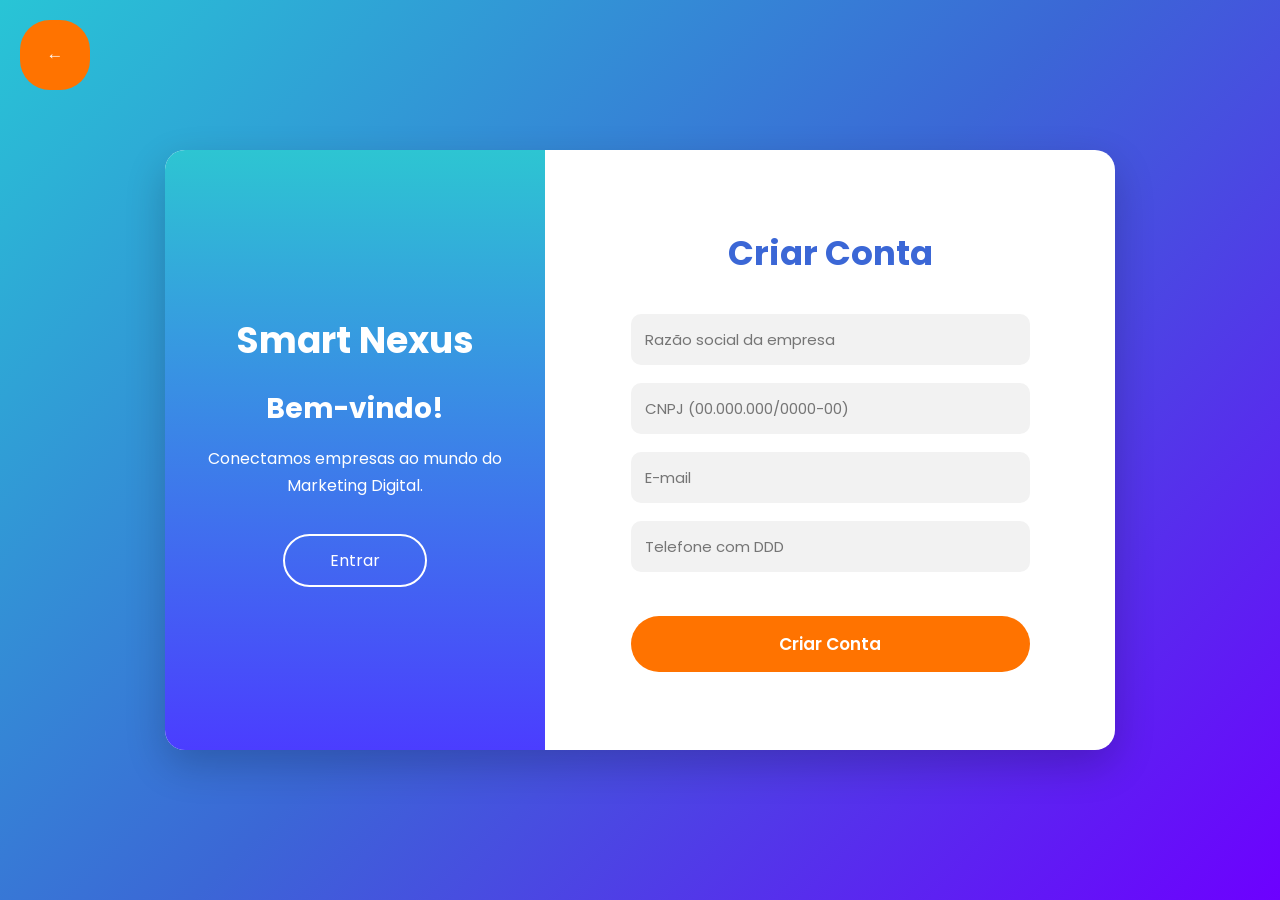
<file: SmartNexus/frontend/paginas/cadastro.html>
<!DOCTYPE html>
<html lang="pt-BR">
<head>
    <meta charset="UTF-8">
    <meta name="viewport" content="width=device-width, initial-scale=1.0">
    <title>Cadastro | Smart Nexus</title>

    <link rel="stylesheet" href="../estilo/cadastro.css">

    <link rel="preconnect" href="https://fonts.googleapis.com">
    <link href="https://fonts.googleapis.com/css2?family=Poppins:wght@300;400;500;600;700&display=swap" rel="stylesheet">
</head>

<body>

<div class="container">

    <div class="left">

        <h1>Smart Nexus</h1>

        <h2>Bem-vindo!</h2>

        <p>
            Conectamos empresas ao mundo do Marketing Digital.
        </p>

        <a href="usuario.html" class="btn-outline">
            Entrar
        </a>

    </div>


    <div class="right">

        <h2>Criar Conta</h2>

        <form id="form-cadastro" novalidate>

            <input
            type="text"
            name="razao_social"
            placeholder="Razão social da empresa"
            maxlength="150"
            required>

            <input
            type="text"
            name="cnpj"
            placeholder="CNPJ (00.000.000/0000-00)"
            inputmode="numeric"
            maxlength="18"
            required>

            <input
            type="email"
            name="email"
            placeholder="E-mail"
            maxlength="150"
            required>

            <input
            type="tel"
            name="telefone"
            placeholder="Telefone com DDD"
            inputmode="tel"
            required>

            <p id="msg-cadastro" class="msg" role="alert"></p>

            <button type="submit">

                Criar Conta

            </button>

        </form>

    </div>

</div>
<button class="btn-voltar" onclick="history.back()">
    ← 
    
</button>
<script src="../js/cadastro.js"></script>
</body>
</html>
</file>
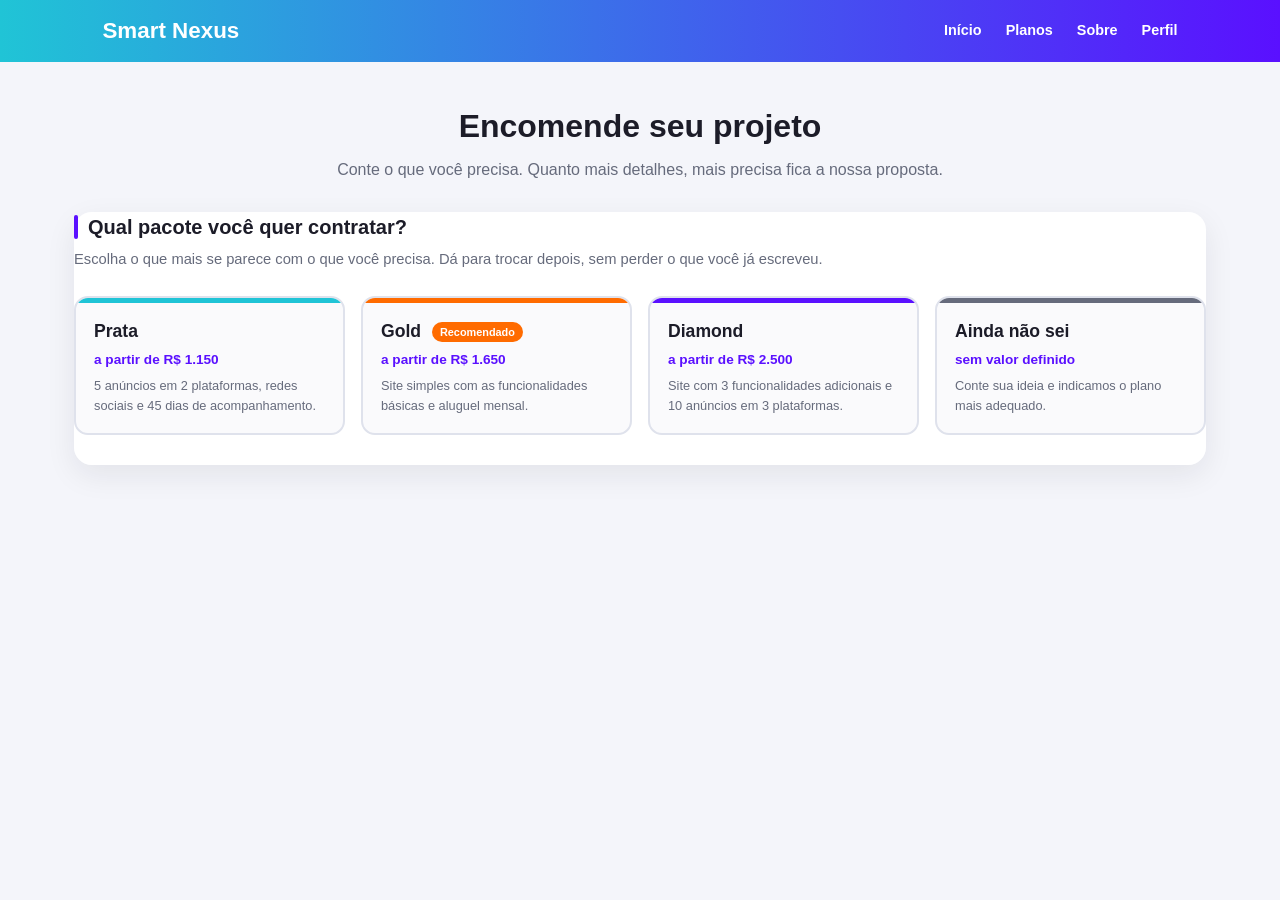
<file: SmartNexus/frontend/paginas/demandas.html>
<!DOCTYPE html>
<html lang="pt-BR">
<head>
    <meta charset="UTF-8">
    <meta name="viewport" content="width=device-width, initial-scale=1.0">
    <title>Encomendar projeto | Smart Nexus</title>
    <link rel="stylesheet" href="../estilo/base.css">
    <link rel="stylesheet" href="../estilo/demandas.css">
</head>
<body class="pagina-demandas">

<header class="topo">
    <a href="index.html" class="logo">Smart Nexus</a>
    <nav class="menu">
        <a href="index.html">Início</a>
        <a href="planos.html">Planos</a>
        <a href="sobre.html">Sobre</a>
        <a href="usuario.html">Perfil</a>
    </nav>
</header>

<main class="demanda">

    <section class="demanda-titulo">
        <h1>Encomende seu projeto</h1>
        <p>Conte o que você precisa. Quanto mais detalhes, mais precisa fica a nossa proposta.</p>
    </section>

    <form id="form-demanda" class="formulario" novalidate>

        <!-- ================= 1. ESCOLHA DO PLANO (tela própria) ================= -->
        <fieldset class="bloco bloco-selecao" id="bloco-selecao">
            <legend>Qual pacote você quer contratar?</legend>
            <p class="dica">Escolha o que mais se parece com o que você precisa. Dá para trocar depois, sem perder o que você já escreveu.</p>

            <div class="opcoes-plano">

                <label class="opcao opcao-prata">
                    <input type="radio" name="plano" value="prata"
                           data-nome="Prata" data-preco="R$ 1.150"
                           data-cobranca="Pagamento único"
                           data-tipo="marketing" data-max-plat="2">
                    <span class="opcao-corpo">
                        <strong>Prata</strong>
                        <em>a partir de R$ 1.150</em>
                        <small>5 anúncios em 2 plataformas, redes sociais e 45 dias de acompanhamento.</small>
                    </span>
                </label>

                <label class="opcao opcao-gold">
                    <input type="radio" name="plano" value="gold"
                           data-nome="Gold" data-preco="R$ 1.650"
                           data-cobranca="Pagamento único + aluguel mensal do site"
                           data-tipo="site">
                    <span class="opcao-corpo">
                        <strong>Gold <span class="selo-mini">Recomendado</span></strong>
                        <em>a partir de R$ 1.650</em>
                        <small>Site simples com as funcionalidades básicas e aluguel mensal.</small>
                    </span>
                </label>

                <label class="opcao opcao-diamond">
                    <input type="radio" name="plano" value="diamond"
                           data-nome="Diamond" data-preco="R$ 2.500"
                           data-cobranca="Pagamento único + aluguel mensal do site"
                           data-tipo="ambos" data-max-plat="3" data-max-add="3">
                    <span class="opcao-corpo">
                        <strong>Diamond</strong>
                        <em>a partir de R$ 2.500</em>
                        <small>Site com 3 funcionalidades adicionais e 10 anúncios em 3 plataformas.</small>
                    </span>
                </label>

                <label class="opcao opcao-indefinido">
                    <input type="radio" name="plano" value="indefinido" id="plano-indefinido"
                           data-nome="A definir">
                    <span class="opcao-corpo">
                        <strong>Ainda não sei</strong>
                        <em>sem valor definido</em>
                        <small>Conte sua ideia e indicamos o plano mais adequado.</small>
                    </span>
                </label>

            </div>

            <!-- Só aparece quando o plano é "Ainda não sei" -->
            <div class="tipo-indefinido" id="tipo-indefinido" hidden>
                <p class="grupo-titulo">O que você precisa?</p>
                <div class="chips">
                    <label class="chip"><input type="radio" name="tipo" value="site">
                        <span>Um site</span></label>
                    <label class="chip"><input type="radio" name="tipo" value="marketing">
                        <span>Anúncios e redes sociais</span></label>
                    <label class="chip"><input type="radio" name="tipo" value="ambos">
                        <span>Os dois</span></label>
                </div>
            </div>
        </fieldset>

        <!-- ================= RESTANTE DO PEDIDO (aparece após escolher o plano) ================= -->
        <div class="demanda-grade" id="area-formulario" hidden>

            <!-- ================= LATERAL ================= -->
            <aside class="lateral">
                <h2>Transforme sua ideia em um projeto.</h2>
                <p class="lateral-texto">Preencha o pedido e nós montamos uma proposta sob medida para o seu negócio.</p>

                <ol class="passos">
                    <li>
                        <span class="passo-num">1</span>
                        <div>
                            <strong>Conte sua ideia</strong>
                            <small>Preencha o formulário com o que você imagina.</small>
                        </div>
                    </li>
                    <li>
                        <span class="passo-num">2</span>
                        <div>
                            <strong>Analisamos e enviamos a proposta</strong>
                            <small>Você recebe o escopo, o valor e o prazo.</small>
                        </div>
                    </li>
                    <li>
                        <span class="passo-num">3</span>
                        <div>
                            <strong>Leia o contrato e aprove</strong>
                            <small>Você só paga depois de aceitar o contrato.</small>
                        </div>
                    </li>
                </ol>

                <div class="resumo" aria-live="polite">
                    <h3>Seu pedido até agora</h3>
                    <dl id="resumo-lista"></dl>
                    <p class="resumo-nota">Valores "a partir de", para o pacote padrão. O valor final aparece na proposta.</p>
                </div>
            </aside>

            <!-- ================= FORMULÁRIO ================= -->
            <div class="painel" id="painel-formulario">

                <div class="plano-escolhido">
                    <span>Pedido de plano: <strong id="plano-escolhido-nome"></strong></span>
                    <button type="button" id="trocar-plano">Trocar plano</button>
                </div>

                <!-- 2. SOBRE VOCÊ -->
                <fieldset class="bloco">
                    <legend>Sobre você e sua empresa</legend>
                    <p class="dica">Usamos esses dados para entrar em contato e preparar a proposta.</p>

                    <div class="campo">
                        <label for="nome_projeto">Nome do projeto</label>
                        <input type="text" id="nome_projeto" name="nome_projeto" data-obrigatorio
                               placeholder="Ex.: Site da minha empresa" maxlength="100">
                        <span class="erro" role="alert"></span>
                    </div>

                    <div class="linha duas">
                        <div class="campo">
                            <label for="empresa">Nome da empresa</label>
                            <input type="text" id="empresa" name="empresa" data-obrigatorio maxlength="150">
                            <span class="erro" role="alert"></span>
                        </div>
                        <div class="campo">
                            <label for="segmento">Segmento</label>
                            <select id="segmento" name="segmento">
                                <option value="">Selecione</option>
                                <option>Alimentação</option>
                                <option>Beleza e estética</option>
                                <option>Comércio e varejo</option>
                                <option>Educação</option>
                                <option>Saúde e bem-estar</option>
                                <option>Serviços profissionais</option>
                                <option>Tecnologia</option>
                                <option>Outro</option>
                            </select>
                        </div>
                    </div>

                    <div class="linha duas">
                        <div class="campo">
                            <label for="responsavel">Nome do responsável</label>
                            <input type="text" id="responsavel" name="responsavel" data-obrigatorio maxlength="100">
                            <span class="erro" role="alert"></span>
                        </div>
                        <div class="campo">
                            <label for="cnpj">CNPJ <span class="opcional">(opcional agora)</span></label>
                            <input type="text" id="cnpj" name="cnpj" inputmode="numeric"
                                   placeholder="00.000.000/0000-00" maxlength="18">
                        </div>
                    </div>

                    <div class="linha duas">
                        <div class="campo">
                            <label for="email">E-mail</label>
                            <input type="email" id="email" name="email" data-obrigatorio
                                   placeholder="nome@empresa.com" maxlength="150">
                            <span class="erro" role="alert"></span>
                        </div>
                        <div class="campo">
                            <label for="telefone">WhatsApp ou telefone</label>
                            <input type="tel" id="telefone" name="telefone" data-obrigatorio
                                   placeholder="(00) 00000-0000" inputmode="tel">
                            <span class="erro" role="alert"></span>
                        </div>
                    </div>
                </fieldset>

                <!-- 3. DETALHES DO PROJETO -->
                <fieldset class="bloco">
                    <legend>Detalhes do projeto</legend>

                    <div class="linha duas">
                        <div class="campo">
                            <label for="orcamento">Orçamento para o projeto</label>
                            <select id="orcamento" name="orcamento">
                                <option value="">Selecione</option>
                                <option value="ate-1300">Até R$ 1.300</option>
                                <option value="1400-1900">R$ 1.400 a R$ 1.900</option>
                                <option value="2000-2700">R$ 2.000 a R$ 2.700</option>
                                <option value="acima-2700">Acima de R$ 2.700</option>
                                <option value="conversar">Prefiro conversar</option>
                            </select>
                        </div>
                        <div class="campo">
                            <label for="prazo">Prazo desejado</label>
                            <select id="prazo" name="prazo">
                                <option value="">Selecione</option>
                                <option value="15">Urgente (até 15 dias)</option>
                                <option value="30">Até 30 dias</option>
                                <option value="60">Entre 30 e 60 dias</option>
                                <option value="livre">Sem pressa</option>
                            </select>
                        </div>
                    </div>

                    <div class="campo">
                        <label for="descricao">Descreva seu projeto</label>
                        <textarea id="descricao" name="descricao" rows="5" maxlength="800" data-obrigatorio
                                  placeholder="Explique sua ideia, o que sua empresa vende, quem são seus clientes e o que você espera do projeto."></textarea>
                        <div class="rodape-campo">
                            <span class="erro" role="alert"></span>
                            <span class="contador" id="contador">0/800</span>
                        </div>
                    </div>
                </fieldset>

                <!-- 4. SITE (aparece se o pedido incluir site) -->
                <fieldset class="bloco" data-bloco="site" hidden>
                    <legend>Seu site</legend>
                    <p class="dica">O site é hospedado pela Smart Nexus e você o usa mediante aluguel mensal.</p>

                    <div class="grupo">
                        <p class="grupo-titulo">Funcionalidades básicas <span class="opcional">(Gold e Diamond)</span></p>
                        <div class="lista-check">
                            <label class="check"><input type="checkbox" name="basicas" value="home" checked>
                                <span>Página inicial (Home)</span></label>
                            <label class="check"><input type="checkbox" name="basicas" value="sobre" checked>
                                <span>Página Sobre</span></label>
                            <label class="check"><input type="checkbox" name="basicas" value="contato" checked>
                                <span>Contato com formulário</span></label>
                            <label class="check"><input type="checkbox" name="basicas" value="cadastro" checked>
                                <span>Cadastro e login de clientes</span></label>
                        </div>
                    </div>

                    <div class="grupo">
                        <p class="grupo-titulo">Funcionalidades adicionais <span class="opcional">(Diamond)</span></p>
                        <div class="lista-check">
                            <label class="check"><input type="checkbox" name="adicionais" value="painel">
                                <span>Painel para você editar textos e imagens</span></label>
                            <label class="check"><input type="checkbox" name="adicionais" value="catalogo">
                                <span>Catálogo de produtos ou portfólio</span></label>
                            <label class="check"><input type="checkbox" name="adicionais" value="blog">
                                <span>Blog ou notícias</span></label>
                            <label class="check"><input type="checkbox" name="adicionais" value="orcamento">
                                <span>Pedido de orçamento ou agendamento online</span></label>
                        </div>
                        <p class="dica dica-fina" id="dica-adicionais"></p>
                    </div>

                    <div class="campo">
                        <label for="endereco_site">Endereço desejado para o site</label>
                        <input type="text" id="endereco_site" name="endereco_site"
                               placeholder="Ex.: minhaempresa.com.br" maxlength="100">
                    </div>
                </fieldset>

                <!-- 5. MARKETING (aparece se o pedido incluir anúncios) -->
                <fieldset class="bloco" data-bloco="marketing" hidden>
                    <legend>Seus anúncios e redes sociais</legend>

                    <div class="grupo">
                        <p class="grupo-titulo">Onde você quer anunciar?</p>
                        <div class="lista-check">
                            <label class="check"><input type="checkbox" name="plataformas" value="instagram">
                                <span>Instagram (Meta Ads)</span></label>
                            <label class="check"><input type="checkbox" name="plataformas" value="youtube">
                                <span>YouTube</span></label>
                            <label class="check"><input type="checkbox" name="plataformas" value="tiktok">
                                <span>TikTok</span></label>
                            <label class="check"><input type="checkbox" name="plataformas" value="google">
                                <span>Google Pesquisa</span></label>
                        </div>
                        <p class="dica dica-fina" id="dica-plataformas"></p>
                    </div>

                    <div class="linha duas">
                        <div class="campo">
                            <label for="objetivo">Objetivo principal</label>
                            <select id="objetivo" name="objetivo">
                                <option value="">Selecione</option>
                                <option value="vender">Vender mais</option>
                                <option value="contatos">Conseguir contatos e orçamentos</option>
                                <option value="marca">Divulgar a marca</option>
                                <option value="visitas">Levar visitas ao site</option>
                            </select>
                        </div>
                        <div class="campo">
                            <label for="material">Você já tem vídeos, fotos ou artes?</label>
                            <select id="material" name="material">
                                <option value="">Selecione</option>
                                <option value="sim">Sim, tenho o material</option>
                                <option value="parcial">Tenho só uma parte</option>
                                <option value="nao">Não, preciso que vocês criem</option>
                            </select>
                        </div>
                    </div>

                    <div class="linha duas">
                        <div class="campo">
                            <label for="publico">Quem você quer alcançar?</label>
                            <input type="text" id="publico" name="publico" maxlength="150"
                                   placeholder="Ex.: mulheres de 25 a 45 anos">
                        </div>
                        <div class="campo">
                            <label for="regiao">Onde estão seus clientes?</label>
                            <input type="text" id="regiao" name="regiao" maxlength="100"
                                   placeholder="Cidade, estado ou Brasil todo">
                        </div>
                    </div>

                    <div class="linha duas">
                        <div class="campo">
                            <label for="perfil_instagram">Seu perfil no Instagram <span class="opcional">(se tiver)</span></label>
                            <input type="text" id="perfil_instagram" name="perfil_instagram"
                                   placeholder="@suaempresa" maxlength="60">
                        </div>
                        <div class="campo">
                            <label for="verba">Verba mensal para os anúncios</label>
                            <select id="verba" name="verba">
                                <option value="">Selecione</option>
                                <option value="ate-300">Até R$ 300</option>
                                <option value="300-1000">R$ 300 a R$ 1.000</option>
                                <option value="1000-3000">R$ 1.000 a R$ 3.000</option>
                                <option value="acima-3000">Acima de R$ 3.000</option>
                                <option value="indefinida">Ainda não defini</option>
                            </select>
                        </div>
                    </div>
                    <p class="dica dica-fina">A verba dos anúncios é paga por você direto às plataformas e não faz parte do valor do plano.</p>
                </fieldset>

                <!-- 6. IDENTIDADE VISUAL -->
                <fieldset class="bloco">
                    <legend>Identidade visual</legend>
                    <p class="dica">Ajuda a deixar o resultado com a cara da sua empresa.</p>

                    <div class="grupo">
                        <p class="grupo-titulo">Você tem logotipo?</p>
                        <div class="chips">
                            <label class="chip"><input type="radio" name="logo" value="tenho">
                                <span>Sim, já tenho</span></label>
                            <label class="chip"><input type="radio" name="logo" value="criar">
                                <span>Não, preciso criar</span></label>
                        </div>
                    </div>

                    <div class="campo">
                        <label for="cores">Cores da sua marca</label>
                        <input type="text" id="cores" name="cores" maxlength="100"
                               placeholder="Ex.: azul e branco, ou &quot;sem preferência&quot;">
                    </div>

                    <div class="grupo">
                        <p class="grupo-titulo">Estilo que combina com você</p>
                        <div class="chips">
                            <label class="chip"><input type="checkbox" name="estilo" value="moderno"><span>Moderno</span></label>
                            <label class="chip"><input type="checkbox" name="estilo" value="minimalista"><span>Minimalista</span></label>
                            <label class="chip"><input type="checkbox" name="estilo" value="elegante"><span>Elegante</span></label>
                            <label class="chip"><input type="checkbox" name="estilo" value="divertido"><span>Divertido</span></label>
                            <label class="chip"><input type="checkbox" name="estilo" value="profissional"><span>Profissional</span></label>
                            <label class="chip"><input type="checkbox" name="estilo" value="colorido"><span>Colorido</span></label>
                        </div>
                    </div>

                    <div class="campo">
                        <label for="referencias">Referências <span class="opcional">(opcional)</span></label>
                        <textarea id="referencias" name="referencias" rows="3" maxlength="500"
                                  placeholder="Cole links de sites ou perfis que você admira."></textarea>
                    </div>
                </fieldset>

                <!-- 7. ENVIO -->
                <div class="envio">
                    <div class="campo campo-aceite">
                        <label class="check">
                            <input type="checkbox" id="aceite" name="aceite" value="sim" data-obrigatorio>
                            <span>Aceito ser contatado por e-mail ou WhatsApp sobre este pedido.</span>
                        </label>
                        <span class="erro" role="alert"></span>
                    </div>

                    <p class="erro" id="erro-envio" role="alert"></p>
                    <button type="submit" class="enviar">Enviar pedido</button>
                    <p class="envio-nota">Enviar o pedido não gera cobrança. Você recebe uma proposta e lê o contrato antes de pagar.</p>
                </div>

                <!-- CONFIRMAÇÃO -->
                <div id="sucesso" class="sucesso" hidden>
                    <h2 id="sucesso-titulo" tabindex="-1">Pedido enviado</h2>
                    <p>Recebemos os detalhes do seu projeto. Vamos entrar em contato pelo e-mail <strong id="sucesso-email"></strong> com a proposta.</p>
                    <ul class="sucesso-lista">
                        <li>Analisamos o pedido e montamos o escopo.</li>
                        <li>Você recebe a proposta com valor e prazo.</li>
                        <li>Você lê o contrato e só paga depois de aceitar.</li>
                    </ul>
                    <div class="sucesso-acoes">
                        <a href="planos.html" class="enviar enviar-link">Ver planos</a>
                        <button type="button" class="secundario" id="novo-pedido">Fazer outro pedido</button>
                    </div>
                </div>

            </div>
        </div>

    </form>

</main>

<script src="../js/demandas.js"></script>
</body>
</html>
</file>
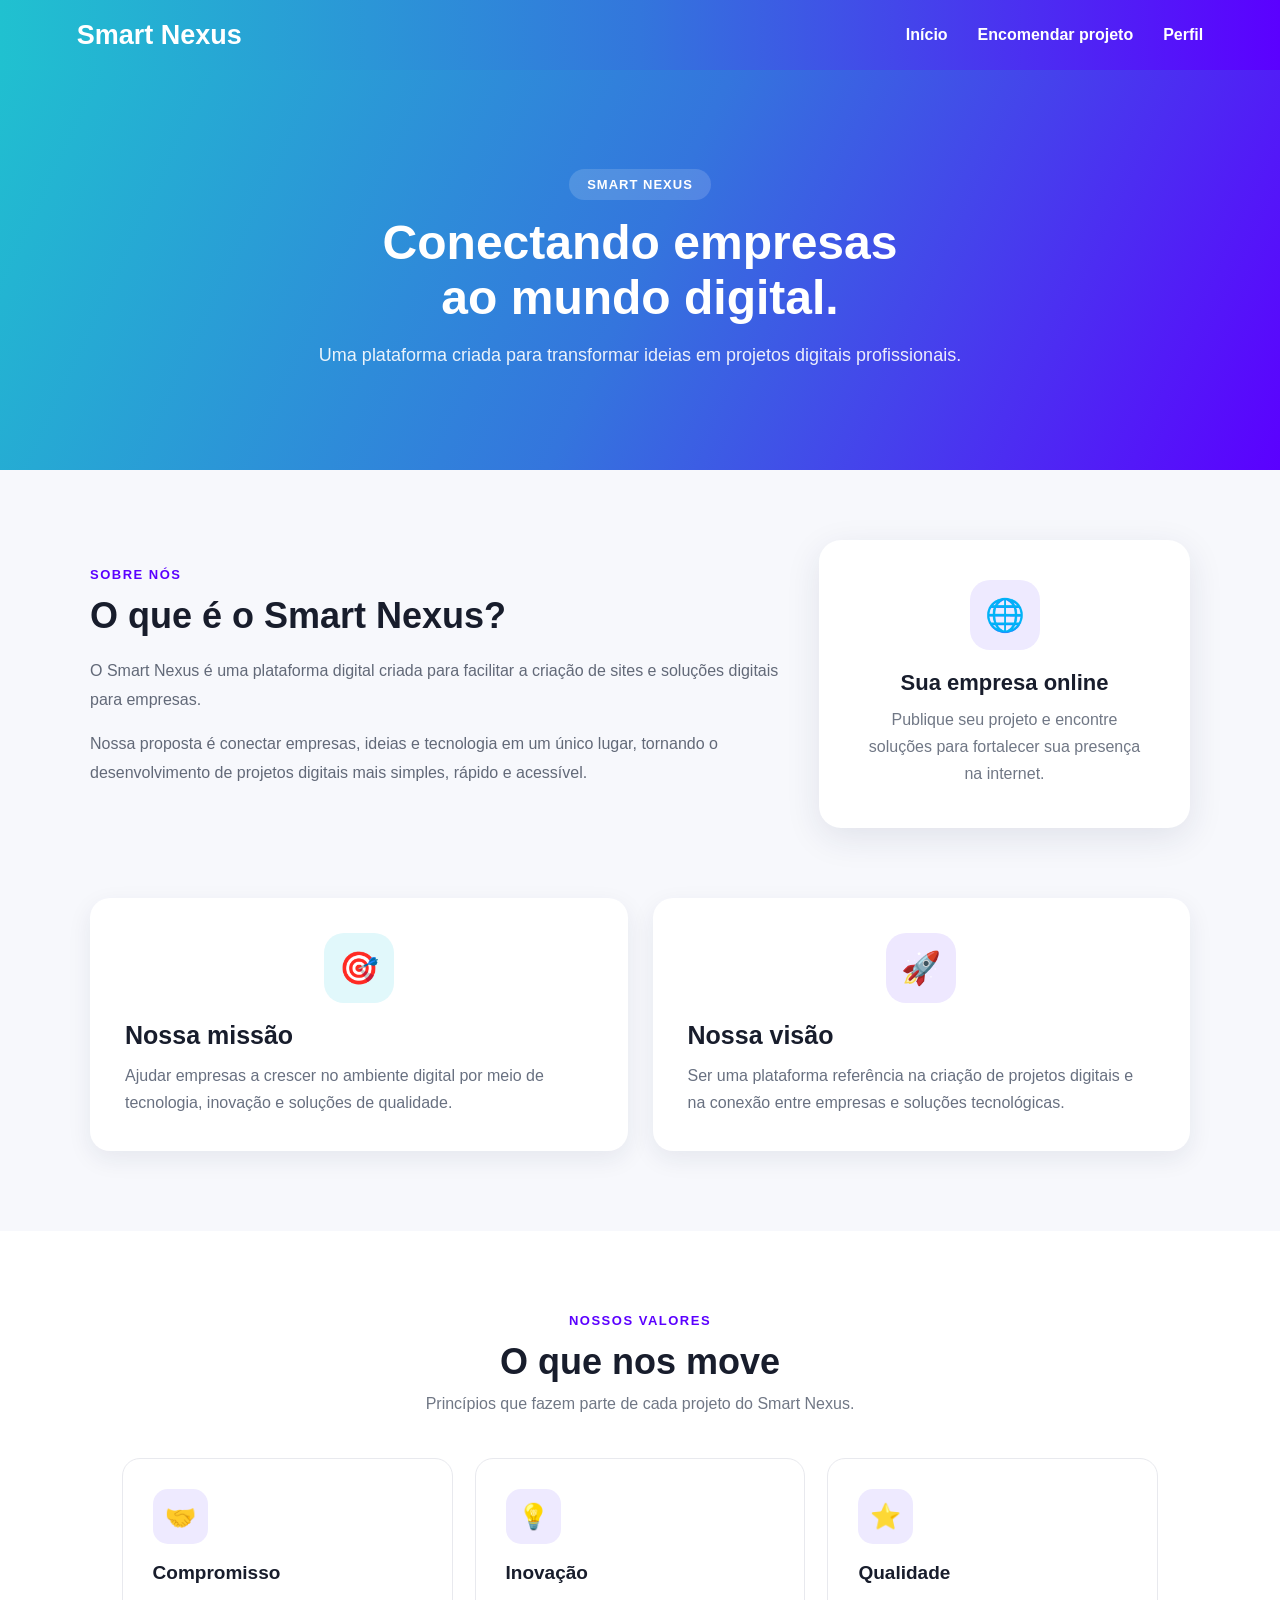
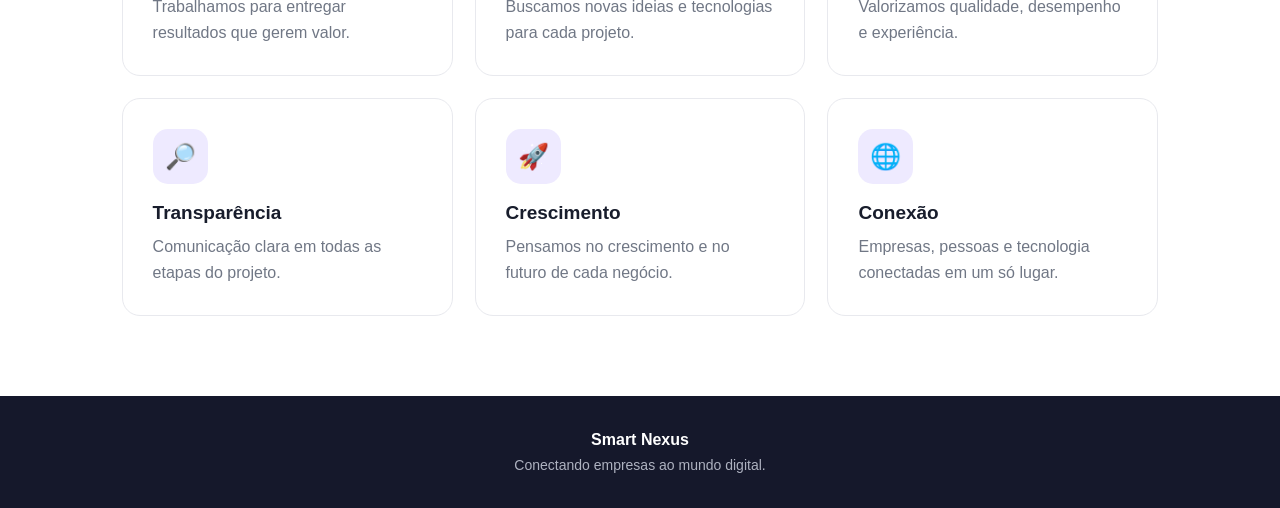
<file: SmartNexus/frontend/paginas/sobre.html>
<!DOCTYPE html>
<html lang="pt-BR">

<head>

    <meta charset="UTF-8">

    <meta
        name="viewport"
        content="width=device-width, initial-scale=1.0"
    >

    <title>Sobre | Smart Nexus</title>


    <link rel="stylesheet" href="../estilo/sobre.css">
</head>

<body>


    <header class="navbar">

        <a href="index.html" class="logo">
            Smart Nexus
        </a>


        <nav class="menu">

            <a href="index.html">
                Início
            </a>

            <a href="demandas.html">
                Encomendar projeto
            </a>

            <a href="usuario.html">
                Perfil
            </a>

        </nav>

    </header>


    <!-- HERO -->

    <section class="hero">

        <div>

            <span class="tag">
                SMART NEXUS
            </span>

            <h1>
                Conectando empresas
                <br>
                ao mundo digital.
            </h1>

            <p>
                Uma plataforma criada para transformar
                ideias em projetos digitais profissionais.
            </p>

        </div>

    </section>


    <main>


        <!-- SOBRE -->

        <section class="sobre">

            <div class="sobre-texto">

                <span class="mini-titulo">
                    SOBRE NÓS
                </span>

                <h2>
                    O que é o Smart Nexus?
                </h2>

                <p>
                    O Smart Nexus é uma plataforma digital
                    criada para facilitar a criação de sites
                    e soluções digitais para empresas.
                </p>

                <p>
                    Nossa proposta é conectar empresas,
                    ideias e tecnologia em um único lugar,
                    tornando o desenvolvimento de projetos
                    digitais mais simples, rápido e acessível.
                </p>

            </div>


            <div class="sobre-card">

                <div class="icone">
                    🌐
                </div>

                <h3>
                    Sua empresa online
                </h3>

                <p>
                    Publique seu projeto e encontre
                    soluções para fortalecer sua presença
                    na internet.
                </p>

            </div>

        </section>


        <!-- MISSÃO E VISÃO -->

        <section class="missao">

            <div class="missao-card">

                <div class="icone azul">
                    🎯
                </div>

                <h2>
                    Nossa missão
                </h2>

                <p>
                    Ajudar empresas a crescer no ambiente
                    digital por meio de tecnologia,
                    inovação e soluções de qualidade.
                </p>

            </div>


            <div class="missao-card">

                <div class="icone roxo">
                    🚀
                </div>

                <h2>
                    Nossa visão
                </h2>

                <p>
                    Ser uma plataforma referência na criação
                    de projetos digitais e na conexão entre
                    empresas e soluções tecnológicas.
                </p>

            </div>

        </section>


        <!-- VALORES -->

        <section class="valores">

            <div class="titulo-secao">

                <span class="mini-titulo">
                    NOSSOS VALORES
                </span>

                <h2>
                    O que nos move
                </h2>

                <p>
                    Princípios que fazem parte de cada
                    projeto do Smart Nexus.
                </p>

            </div>


            <div class="valores-grid">


                <div class="valor">

                    <div>
                        🤝
                    </div>

                    <h3>
                        Compromisso
                    </h3>

                    <p>
                        Trabalhamos para entregar
                        resultados que gerem valor.
                    </p>

                </div>


                <div class="valor">

                    <div>
                        💡
                    </div>

                    <h3>
                        Inovação
                    </h3>

                    <p>
                        Buscamos novas ideias e tecnologias
                        para cada projeto.
                    </p>

                </div>


                <div class="valor">

                    <div>
                        ⭐
                    </div>

                    <h3>
                        Qualidade
                    </h3>

                    <p>
                        Valorizamos qualidade, desempenho
                        e experiência.
                    </p>

                </div>


                <div class="valor">

                    <div>
                        🔎
                    </div>

                    <h3>
                        Transparência
                    </h3>

                    <p>
                        Comunicação clara em todas
                        as etapas do projeto.
                    </p>

                </div>


                <div class="valor">

                    <div>
                        🚀
                    </div>

                    <h3>
                        Crescimento
                    </h3>

                    <p>
                        Pensamos no crescimento e no
                        futuro de cada negócio.
                    </p>

                </div>


                <div class="valor">

                    <div>
                        🌐
                    </div>

                    <h3>
                        Conexão
                    </h3>

                    <p>
                        Empresas, pessoas e tecnologia
                        conectadas em um só lugar.
                    </p>

                </div>


            </div>

        </section>


    </main>


    <footer>

        <strong>
            Smart Nexus
        </strong>

        <p>
            Conectando empresas ao mundo digital.
        </p>

    </footer>


</body>

</html>
</file>
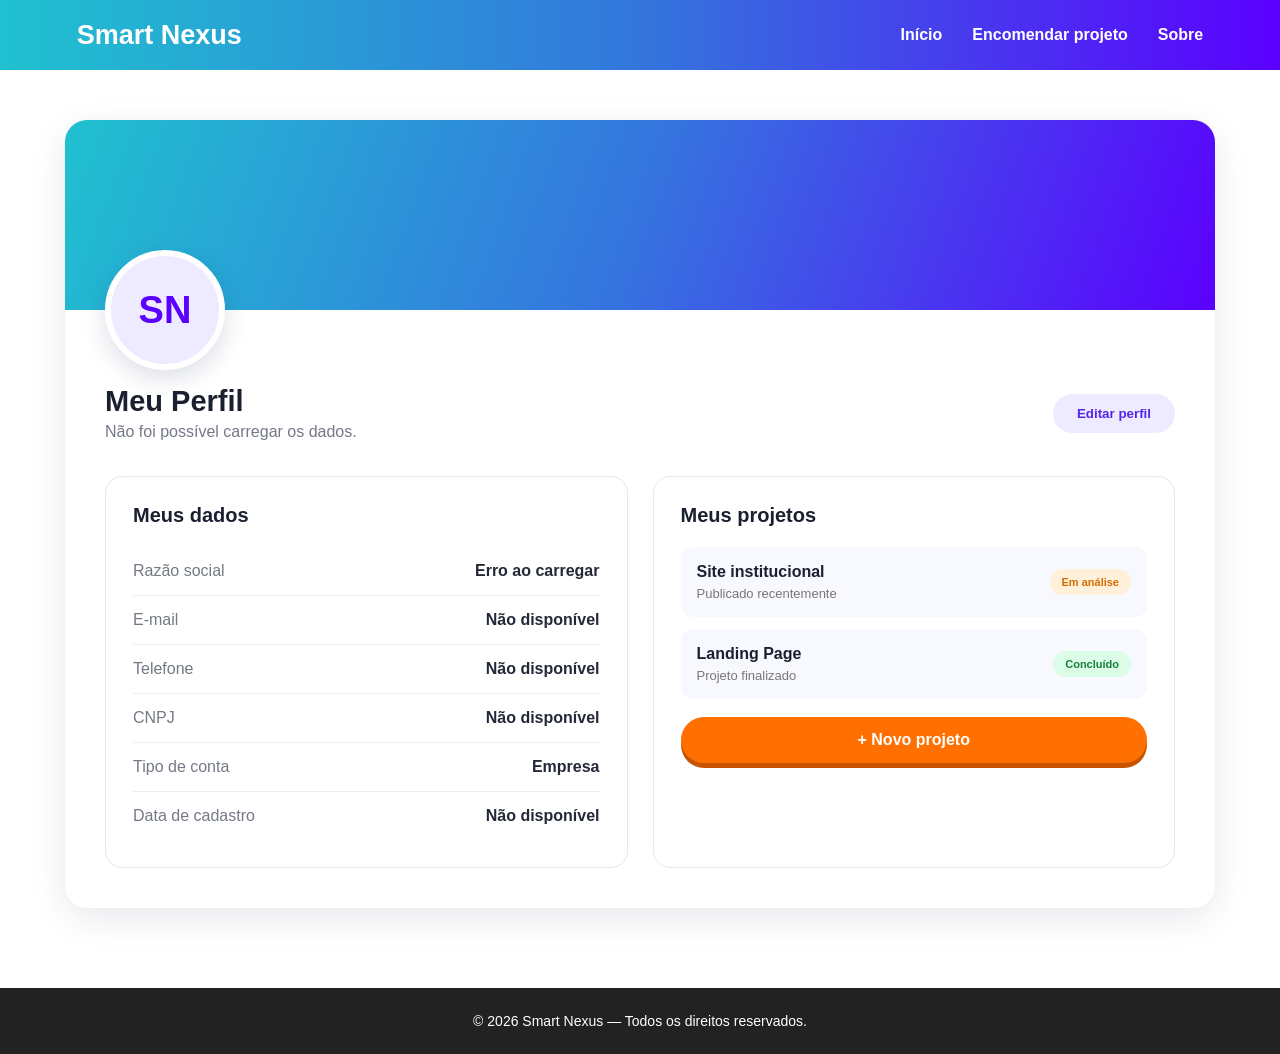
<file: SmartNexus/frontend/paginas/usuario.html>
<!DOCTYPE html>
<html lang="pt-BR">

<head>
    <meta charset="UTF-8">
    <meta name="viewport" content="width=device-width, initial-scale=1.0">

    <link rel="stylesheet" href="../estilo/usuario.css">
    <link rel="stylesheet" href="../estilo/base.css">

    <title>Perfil | Smart Nexus</title>
</head>

<body>

    <header class="navbar">
        <a href="index.html" class="logo">Smart Nexus</a>

        <nav class="menu">
            <a href="index.html">Início</a>
            <a href="demandas.html">Encomendar projeto</a>
            <a href="sobre.html">Sobre</a>
        </nav>
    </header>


    <main class="perfil">

        <div class="perfil-card">

            <div class="capa"></div>

            <div class="perfil-conteudo">

                <div class="avatar">SN</div>

                <div class="perfil-topo">
                    <div>
                        <h1>Meu Perfil</h1>
                        <p id="email-topo">Carregando e-mail...</p>
                    </div>

                    <button class="editar" type="button">Editar perfil</button>
                </div>

                <div class="grid">

                    <section class="box">
                        <h2>Meus dados</h2>

                        <div class="item">
                            <span>Razão social</span>
                            <strong id="razao-social">Carregando...</strong>
                        </div>

                        <div class="item">
                            <span>E-mail</span>
                            <strong id="email-usuario">Carregando...</strong>
                        </div>

                        <div class="item">
                            <span>Telefone</span>
                            <strong id="telefone-usuario">Carregando...</strong>
                        </div>

                        <div class="item">
                            <span>CNPJ</span>
                            <strong id="cnpj-usuario">Carregando...</strong>
                        </div>

                        <div class="item">
                            <span>Tipo de conta</span>
                            <strong id="tipo-conta">Empresa</strong>
                        </div>

                        <div class="item">
                            <span>Data de cadastro</span>
                            <strong id="data-cadastro">Carregando...</strong>
                        </div>
                    </section>



                    <section class="box">
                        <h2>Meus projetos</h2>

                        <div class="projeto-card">
                            <div>
                                <strong>Site institucional</strong>
                                <p>Publicado recentemente</p>
                            </div>
                            <span class="status analise">Em análise</span>
                        </div>

                        <div class="projeto-card">
                            <div>
                                <strong>Landing Page</strong>
                                <p>Projeto finalizado</p>
                            </div>
                            <span class="status concluido">Concluído</span>
                        </div>

                        <a href="demandas.html" class="novo-projeto">+ Novo projeto</a>
                    </section>

                </div>
            </div>
        </div>

    </main>


    <footer>
        © 2026 Smart Nexus — Todos os direitos reservados.
    </footer>


    <script>

     
        function definir(id, texto) {
            document.getElementById(id).textContent = texto;
        }

        async function carregarUsuario() {
            try {
        
                const resposta = await fetch("http://127.0.0.1:8000/usuario/1");

                if (!resposta.ok) {
                    throw new Error("Não foi possível buscar os dados do usuário.");
                }

                const usuario = await resposta.json();

                definir("razao-social", usuario.razao_social || "Não informado");
                definir("email-topo", usuario.email || "Não informado");
                definir("email-usuario", usuario.email || "Não informado");
                definir("telefone-usuario", usuario.telefone || "Não informado");
                definir("cnpj-usuario", usuario.cnpj || "Não informado");


                const dataCadastro = usuario.data_cadastro;
                if (dataCadastro) {
                    const partes = dataCadastro.split("T")[0].split("-");
                    definir(
                        "data-cadastro",
                        partes.length === 3
                            ? `${partes[2]}/${partes[1]}/${partes[0]}`
                            : dataCadastro
                    );
                } else {
                    definir("data-cadastro", "Não informado");
                }

            } catch (erro) {
                console.error("Erro ao carregar o perfil:", erro);

                definir("razao-social", "Erro ao carregar");
                definir("email-topo", "Não foi possível carregar os dados.");
                definir("email-usuario", "Não disponível");
                definir("telefone-usuario", "Não disponível");
                definir("cnpj-usuario", "Não disponível");
                definir("data-cadastro", "Não disponível");
            }
        }

        carregarUsuario();

    </script>

</body>

</html>
</file>
<file: SmartNexus/frontend/estilo/cadastro.css>
*{
    margin:0;
    padding:0;
    box-sizing:border-box;
    font-family:'Poppins',sans-serif;
}

body{

    height:100vh;

    display:flex;
    justify-content:center;
    align-items:center;

    background:linear-gradient(135deg,#28c5d6,#3b67d6,#6d00ff);

}

.container{

    width:950px;
    height: 600px;

    background:#fff;

    border-radius:20px;

    overflow:hidden;

    display:flex;

    box-shadow:0 15px 40px rgba(0,0,0,.2);

}

.left{

    width:40%;

    background:linear-gradient(180deg,#2dc5d2,#4b3dff);

    color:#fff;

    display:flex;

    flex-direction:column;

    justify-content:center;

    align-items:center;

    padding:40px;

    text-align:center;

}

.left h1{

    font-size:36px;

    margin-bottom:20px;

}

.left h2{

    font-size:28px;

    margin-bottom:15px;

}

.left p{

    line-height:1.7;

    margin-bottom:35px;

}

.btn-outline{

    text-decoration:none;

    color:#fff;

    border:2px solid #fff;

    padding:12px 45px;

    border-radius:30px;

    transition:.3s;

}

.btn-outline:hover{

    background:#fff;

    color:#3b67d6;

}

.right{

    width:60%;

    display:flex;

    flex-direction:column;

    justify-content:center;

    align-items:center;

}

.right h2{

    font-size:34px;

    color:#3b67d6;

    margin-bottom:35px;

}

form{

    width:70%;

}

input,select{

    width:100%;

    padding:14px;

    margin-bottom:18px;

    border:none;

    background:#f2f2f2;

    border-radius:10px;

    outline:none;

    font-size:15px;

}

button{

    width:100%;

    padding:15px;

    border:none;

    border-radius:30px;

    background:#ff7300;

    color:#fff;

    font-size:17px;

    font-weight:600;

    cursor:pointer;

    transition:.3s;

}

button:hover{

    background:#ff5600;

    transform:translateY(-2px);

}

.btn-voltar{
    width: 70px;
    height: 70px;
    position: absolute;
  top: 20px;
  left: 20px;
}

.msg{
    min-height:20px;
    margin:-6px 0 12px;
    font-size:14px;
    color:#c62828;
}

button:disabled{
    opacity:.6;
    cursor:wait;
    transform:none;
}
</file>
<file: SmartNexus/frontend/estilo/base.css>
*{
    margin:0;
    padding:0;
    box-sizing:border-box;
    font-family:Arial, Helvetica, sans-serif;
}

body{
    background:#fff;
}

/* HEADER */
header{
    background:linear-gradient(90deg,#18c7d2,#3b5bd6,#6a00ff);
    padding:15px 5%;
    display:flex;
    justify-content:space-between;
    align-items:center;
    color:white;
}

.logo{
    font-size:2rem;
    font-weight:bold;
}

.search-box input{
    width:350px;
    padding:12px;
    border-radius:30px;
    border:none;
    outline:none;
}

.menu{
    display:flex;
    gap:25px;
}

.menu a{
    color:white;
    text-decoration:none;
    font-weight:bold;
}

/* HERO */
.hero{
    background:linear-gradient(135deg,#18c7d2,#4824d6);
    color:white;
    padding:60px 8%;
    display:flex;
    align-items:center;
    justify-content:space-between;
    flex-wrap:wrap;
}

.hero-text{
    max-width:500px;
}

.hero-text h1{
    font-size:3rem;
    margin-bottom:20px;
}

.hero-text span{
    color:#ff2d55;
}

.hero-text p{
    font-size:1.4rem;
    margin-bottom:40px;
}

.buttons{
    display:flex;
    flex-direction:column;
    gap:20px;
}

.btn{
    display:inline-block;
    background:#ff6b00;
    color:white;
    text-decoration:none;
    padding:18px 40px;
    border-radius:50px;
    font-size:1.2rem;
    font-weight:bold;
    text-align:center;
    box-shadow:5px 5px 0 rgba(0,0,0,0.25);
}

.hero-image img{
    width:450px;
    height:450px;
    border-radius:50%;
    border:10px solid #ff1744;
    object-fit:cover;
}

/* COMO FUNCIONA */
.como-funciona{
    padding:70px 5%;
}

.como-funciona h2{
    text-align:center;
    margin-bottom:50px;
    font-size:2.5rem;
}

.steps{
    display:flex;
    justify-content:center;
    gap:30px;
    flex-wrap:wrap;
}

.step{
    width:300px;
    border:2px solid #d6d6d6;
    border-radius:25px;
    padding:30px;
    text-align:center;
    position:relative;
}

.numero{
    width:60px;
    height:60px;
    border-radius:50%;
    background:#7b00ff;
    color:white;
    font-size:2rem;
    display:flex;
    justify-content:center;
    align-items:center;
    position:absolute;
    top:-30px;
    left:50%;
    transform:translateX(-50%);
}

.step h3{
    margin-top:30px;
    margin-bottom:15px;
    font-size:1.8rem;
}

.step p{
    color:#444;
    line-height:1.5;
}

.icon{
    font-size:4rem;
    margin-top:10px;
}

/* FOOTER */
footer{
    text-align:center;
    padding:25px;
    background:#222;
    color:white;
}

@media(max-width:900px){

.hero{
    text-align:center;
    justify-content:center;
}

.hero-image img{
    width:300px;
    height:300px;
    margin-top:40px;
}

.search-box input{
    width:220px;
}
}

/* ===== HERO: texto à esquerda, imagem à direita ===== */
.hero {
    display: flex;
    align-items: center;
    justify-content: space-between;
    gap: 40px;
    padding: 60px 8%;
}

.hero-text {
    flex: 1;
    max-width: 500px;
}

.hero-img {
    flex: 1;
    display: flex;
    justify-content: flex-end;
}

.hero-img img {
    width: 100%;
    max-width: 400px;
    height: auto;
    border-radius: 16px;
    object-fit: cover;
}

@media (max-width: 800px) {
    .hero {
        flex-direction: column;
        text-align: center;
    }
    .hero-img {
        justify-content: center;
    }
}
.hero-img img {
    width: 100%;
    max-width: 500px;   /* era 550px */
    height: auto;
    border-radius: 16px;
    object-fit: cover;
}
</file>
<file: SmartNexus/frontend/estilo/demandas.css>
/* =====================================================
   Página de demandas
   ===================================================== */

   .pagina-demandas {
    --ciano: #20c4d6;
    --violeta: #5a10ff;
    --violeta-claro: #f1ecff;
    --laranja: #ff6b00;
    --laranja-escuro: #c95400;
    --tinta: #1c1c28;
    --cinza: #666b7c;
    --linha: #dfe2ec;
    --fundo: #f4f5fa;
    --erro: #d92d4a;
    --acento: var(--violeta);
    --acento-claro: var(--violeta-claro);

    margin: 0;
    min-height: 100vh;
    background: var(--fundo);
    color: var(--tinta);
    font-family: Arial, Helvetica, sans-serif;
    line-height: 1.5;
}

.pagina-demandas *,
.pagina-demandas *::before,
.pagina-demandas *::after {
    box-sizing: border-box;
}

/* ===== Topo ===== */
.pagina-demandas .topo {
    display: flex;
    align-items: center;
    justify-content: space-between;
    gap: 20px;
    padding: 14px 8%;
    background: linear-gradient(90deg, var(--ciano), var(--violeta));
}

.pagina-demandas .topo .logo {
    color: #fff;
    font-size: 1.4rem;
    font-weight: bold;
    text-decoration: none;
}

.pagina-demandas .topo .menu {
    display: flex;
    gap: 24px;
}

.pagina-demandas .topo .menu a {
    color: #fff;
    font-size: 0.9rem;
    font-weight: bold;
    text-decoration: none;
}

.pagina-demandas .topo .menu a:hover {
    text-decoration: underline;
}

/* ===== Título ===== */
.demanda {
    max-width: 1180px;
    margin: 0 auto;
    padding: 40px 24px 80px;
}

.demanda-titulo {
    text-align: center;
    margin-bottom: 30px;
}

.demanda-titulo h1 {
    margin: 0 0 8px;
    font-size: 2rem;
    color: var(--tinta);
}

.demanda-titulo p {
    margin: 0;
    color: var(--cinza);
}

/* [hidden] precisa vencer o display dos blocos */
.pagina-demandas [hidden] {
    display: none !important;
}

/* ===================================================
   1. TELA DE SELEÇÃO DO PLANO (fieldset em destaque)
   =================================================== */
.bloco-selecao {
    margin: 0 0 40px;
    padding: 34px 30px;
    border: 0;
    border-radius: 18px;
    background: #fff;
    box-shadow: 0 10px 30px rgba(28, 28, 40, 0.08);
}

.bloco-selecao legend {
    float: left;
    width: 100%;
    padding: 0;
    font-size: 1.5rem;
    font-weight: bold;
    color: var(--tinta);
}

.bloco-selecao legend + * {
    clear: both;
}

.bloco-selecao .dica {
    margin: 6px 0 26px;
    font-size: 0.92rem;
    color: var(--cinza);
}

.opcoes-plano {
    display: grid;
    grid-template-columns: repeat(4, 1fr);
    gap: 16px;
}

.opcao {
    position: relative;
    display: block;
    cursor: pointer;
}

.opcao input {
    position: absolute;
    opacity: 0;
    pointer-events: none;
}

.opcao-corpo {
    position: relative;
    display: flex;
    flex-direction: column;
    gap: 6px;
    height: 100%;
    padding: 20px 18px 18px;
    border: 2px solid var(--linha);
    border-radius: 14px;
    background: #fafafc;
    overflow: hidden;
    transition: border-color 0.15s, background 0.15s, transform 0.15s;
}

.opcao-corpo::before {
    content: "";
    position: absolute;
    top: 0;
    left: 0;
    right: 0;
    height: 5px;
    background: var(--linha);
}

.opcao-prata .opcao-corpo::before   { background: var(--ciano); }
.opcao-gold .opcao-corpo::before    { background: var(--laranja); }
.opcao-diamond .opcao-corpo::before { background: var(--violeta); }
.opcao-indefinido .opcao-corpo::before { background: var(--cinza); }

.opcao-corpo strong {
    font-size: 1.1rem;
    color: var(--tinta);
}

.opcao-corpo em {
    font-style: normal;
    font-size: 0.85rem;
    font-weight: bold;
    color: var(--violeta);
}

.opcao-corpo small {
    font-size: 0.8rem;
    color: var(--cinza);
}

.opcao:hover .opcao-corpo {
    border-color: #b9a4ff;
    transform: translateY(-2px);
}

.opcao input:checked + .opcao-corpo {
    border-color: var(--violeta);
    background: var(--violeta-claro);
}

.opcao-prata input:checked + .opcao-corpo   { border-color: var(--ciano); background: #e7fafc; }
.opcao-gold input:checked + .opcao-corpo    { border-color: var(--laranja); background: #fff2e6; }
.opcao-diamond input:checked + .opcao-corpo { border-color: var(--violeta); background: var(--violeta-claro); }
.opcao-indefinido input:checked + .opcao-corpo { border-color: var(--cinza); background: #f0f1f5; }

.opcao input:focus-visible + .opcao-corpo {
    box-shadow: 0 0 0 3px rgba(90, 16, 255, 0.3);
}

.selo-mini {
    display: inline-block;
    margin-left: 6px;
    padding: 2px 8px;
    border-radius: 999px;
    background: var(--laranja);
    color: #fff;
    font-size: 0.68rem;
    font-weight: bold;
    vertical-align: middle;
}

/* --- "Ainda não sei": pergunta extra de tipo --- */
.tipo-indefinido {
    margin-top: 22px;
    padding-top: 22px;
    border-top: 1px solid var(--linha);
}

/* ===================================================
   2. RESTANTE DO PEDIDO
   =================================================== */
.demanda-grade {
    display: grid;
    grid-template-columns: 340px minmax(0, 1fr);
    gap: 28px;
    align-items: start;
}

/* ===== Lateral ===== */
.lateral {
    position: sticky;
    top: 20px;
    max-height: calc(100vh - 40px);
    overflow-y: auto;
    padding: 30px 26px;
    border-radius: 18px;
    color: #fff;
    background: linear-gradient(160deg, var(--ciano) 0%, var(--violeta) 100%);
    box-shadow: 0 14px 34px rgba(90, 16, 255, 0.25);
}

.lateral h2 {
    margin: 0 0 10px;
    font-size: 1.5rem;
    line-height: 1.25;
    color: #fff;
}

.lateral-texto {
    margin: 0 0 22px;
    font-size: 0.88rem;
    opacity: 0.92;
}

.passos {
    list-style: none;
    margin: 0 0 24px;
    padding: 0;
    display: grid;
    gap: 14px;
}

.passos li {
    display: flex;
    gap: 12px;
    align-items: flex-start;
}

.passo-num {
    flex: 0 0 30px;
    width: 30px;
    height: 30px;
    display: grid;
    place-items: center;
    border-radius: 50%;
    background: #fff;
    color: var(--violeta);
    font-weight: bold;
    font-size: 0.9rem;
}

.passos strong {
    display: block;
    font-size: 0.95rem;
    line-height: 1.3;
}

.passos small {
    display: block;
    font-size: 0.78rem;
    opacity: 0.88;
}

/* ===== Resumo ao vivo ===== */
.resumo {
    padding: 16px 18px;
    border-radius: 12px;
    background: rgba(255, 255, 255, 0.15);
    border: 1px solid rgba(255, 255, 255, 0.28);
}

.resumo h3 {
    margin: 0 0 10px;
    font-size: 0.95rem;
    color: #fff;
}

.resumo dl {
    margin: 0;
    display: grid;
    gap: 8px;
}

.resumo-linha {
    display: flex;
    justify-content: space-between;
    gap: 12px;
    font-size: 0.84rem;
    padding-bottom: 8px;
    border-bottom: 1px solid rgba(255, 255, 255, 0.2);
}

.resumo-linha:last-child {
    border-bottom: 0;
    padding-bottom: 0;
}

.resumo dt {
    opacity: 0.85;
    flex: 0 0 auto;
}

.resumo dd {
    margin: 0;
    font-weight: bold;
    text-align: right;
}

.resumo-nota {
    margin: 12px 0 0;
    font-size: 0.74rem;
    opacity: 0.85;
}

/* ===== Painel do formulário ===== */
.painel {
    padding: 34px;
    border-radius: 18px;
    background: #fff;
    box-shadow: 0 10px 30px rgba(28, 28, 40, 0.08);
}

/* Barra "Pedido de plano: X · Trocar plano", cor muda com o plano escolhido */
.plano-escolhido {
    display: flex;
    align-items: center;
    justify-content: space-between;
    gap: 12px;
    margin-bottom: 30px;
    padding: 12px 18px;
    border-radius: 10px;
    background: var(--acento-claro);
    font-size: 0.88rem;
}

.plano-escolhido strong {
    color: var(--acento);
}

.plano-escolhido button {
    border: 0;
    background: transparent;
    color: var(--acento);
    font: inherit;
    font-size: 0.82rem;
    font-weight: bold;
    text-decoration: underline;
    cursor: pointer;
    white-space: nowrap;
}

/* Tema por plano: muda a cor de foco/seleção do restante do formulário */
.painel[data-plano="prata"]   { --acento: var(--ciano);   --acento-claro: #e7fafc; }
.painel[data-plano="gold"]    { --acento: var(--laranja); --acento-claro: #fff2e6; }
.painel[data-plano="diamond"] { --acento: var(--violeta); --acento-claro: var(--violeta-claro); }
.painel[data-plano="indefinido"] { --acento: var(--cinza); --acento-claro: #f0f1f5; }

.bloco {
    margin: 0;
    padding: 0 0 30px;
    border: 0;
    min-width: 0;
}

.bloco + .bloco,
.bloco + .envio {
    padding-top: 30px;
    border-top: 1px solid var(--linha);
}

.bloco legend {
    float: left;
    width: 100%;
    margin: 0 0 6px;
    padding: 0 0 0 14px;
    font-size: 1.25rem;
    font-weight: bold;
    color: var(--tinta);
    position: relative;
}

.bloco legend::before {
    content: "";
    position: absolute;
    left: 0;
    top: 3px;
    bottom: 3px;
    width: 4px;
    border-radius: 4px;
    background: var(--acento);
}

.bloco legend + * {
    clear: both;
}

.dica {
    margin: 0 0 18px;
    font-size: 0.85rem;
    color: var(--cinza);
}

.dica-fina {
    margin: 8px 0 0;
    font-size: 0.8rem;
}

/* ===== Campos ===== */
.campo {
    margin-bottom: 16px;
}

.linha {
    display: grid;
    gap: 16px;
}

.linha.duas {
    grid-template-columns: 1fr 1fr;
}

.campo label,
.grupo-titulo {
    display: block;
    margin: 0 0 6px;
    font-size: 0.85rem;
    font-weight: bold;
    color: var(--tinta);
}

.opcional {
    font-weight: normal;
    color: var(--cinza);
}

.campo input[type="text"],
.campo input[type="email"],
.campo input[type="tel"],
.campo select,
.campo textarea {
    width: 100%;
    padding: 12px 14px;
    border: 1px solid var(--linha);
    border-radius: 8px;
    background: #fafafc;
    font: inherit;
    font-size: 0.9rem;
    color: var(--tinta);
}

.campo textarea {
    resize: vertical;
    min-height: 90px;
}

.campo input::placeholder,
.campo textarea::placeholder {
    color: #9a9eb0;
}

.campo input:focus,
.campo select:focus,
.campo textarea:focus {
    outline: none;
    border-color: var(--acento);
    background: #fff;
    box-shadow: 0 0 0 3px color-mix(in srgb, var(--acento) 20%, transparent);
}

.campo [aria-invalid="true"] {
    border-color: var(--erro);
}

.erro {
    display: block;
    min-height: 0;
    margin-top: 4px;
    font-size: 0.78rem;
    color: var(--erro);
}

.rodape-campo {
    display: flex;
    justify-content: space-between;
    gap: 12px;
}

.contador {
    margin-top: 4px;
    font-size: 0.78rem;
    color: var(--cinza);
}

/* ===== Grupos de checkbox ===== */
.grupo {
    margin-bottom: 18px;
}

.lista-check {
    display: grid;
    grid-template-columns: 1fr 1fr;
    gap: 8px 16px;
}

.check {
    display: flex;
    align-items: flex-start;
    gap: 10px;
    padding: 10px 12px;
    border: 1px solid var(--linha);
    border-radius: 8px;
    background: #fafafc;
    font-size: 0.88rem;
    cursor: pointer;
}

.check input {
    margin-top: 2px;
    accent-color: var(--acento);
    width: 16px;
    height: 16px;
    flex: 0 0 16px;
}

.check:has(input:checked) {
    border-color: var(--acento);
    background: var(--acento-claro);
}

.check:has(input:disabled) {
    opacity: 0.5;
    cursor: not-allowed;
}

.check:has(input:focus-visible) {
    box-shadow: 0 0 0 3px color-mix(in srgb, var(--acento) 25%, transparent);
}

/* ===== Chips (estilo, logo, tipo indefinido) ===== */
.chips {
    display: flex;
    flex-wrap: wrap;
    gap: 8px;
}

.chip {
    position: relative;
    cursor: pointer;
}

.chip input {
    position: absolute;
    opacity: 0;
    pointer-events: none;
}

.chip span {
    display: inline-block;
    padding: 8px 16px;
    border: 1px solid var(--linha);
    border-radius: 999px;
    background: #fafafc;
    font-size: 0.85rem;
}

.chip input:checked + span {
    border-color: var(--acento);
    background: var(--acento);
    color: #fff;
}

.chip input:focus-visible + span {
    box-shadow: 0 0 0 3px color-mix(in srgb, var(--acento) 30%, transparent);
}

/* ===== Blocos que aparecem conforme o tipo ===== */
.bloco.aparece {
    animation: abrir 0.25s ease;
}

@keyframes abrir {
    from { opacity: 0; transform: translateY(-6px); }
    to   { opacity: 1; transform: none; }
}

/* ===== Envio ===== */
.envio {
    padding-top: 30px;
}

.campo-aceite {
    margin-bottom: 18px;
}

.enviar {
    display: block;
    width: 100%;
    padding: 15px;
    border: 0;
    border-radius: 999px;
    background: var(--laranja);
    box-shadow: 0 4px 0 var(--laranja-escuro);
    color: #fff;
    font: inherit;
    font-size: 0.95rem;
    font-weight: bold;
    text-align: center;
    text-decoration: none;
    cursor: pointer;
}

.enviar:hover {
    filter: brightness(1.05);
}

.enviar:active {
    transform: translateY(2px);
    box-shadow: 0 2px 0 var(--laranja-escuro);
}

.enviar:focus-visible,
.secundario:focus-visible {
    outline: 3px solid rgba(90, 16, 255, 0.4);
    outline-offset: 3px;
}

.envio-nota {
    margin: 14px 0 0;
    text-align: center;
    font-size: 0.8rem;
    color: var(--cinza);
}

/* ===== Confirmação ===== */
.sucesso {
    text-align: center;
    padding: 20px 10px;
}

.sucesso h2 {
    margin: 0 0 10px;
    font-size: 1.6rem;
    color: var(--tinta);
}

.sucesso h2:focus {
    outline: none;
}

.sucesso > p {
    max-width: 480px;
    margin: 0 auto 20px;
    color: var(--cinza);
}

.sucesso-lista {
    max-width: 420px;
    margin: 0 auto 26px;
    padding: 16px 20px 16px 36px;
    border-radius: 12px;
    background: var(--violeta-claro);
    text-align: left;
    font-size: 0.9rem;
}

.sucesso-acoes {
    display: flex;
    flex-wrap: wrap;
    justify-content: center;
    gap: 14px;
}

.sucesso-acoes .enviar {
    width: auto;
    padding: 14px 32px;
}

.secundario {
    padding: 14px 28px;
    border: 2px solid var(--violeta);
    border-radius: 999px;
    background: transparent;
    color: var(--violeta);
    font: inherit;
    font-size: 0.95rem;
    font-weight: bold;
    cursor: pointer;
}

.secundario:hover {
    background: var(--violeta-claro);
}

/* ===== Responsivo ===== */
@media (max-width: 960px) {
    .opcoes-plano {
        grid-template-columns: 1fr 1fr;
    }

    .demanda-grade {
        grid-template-columns: 1fr;
    }

    .lateral {
        position: static;
        max-height: none;
    }
}

@media (max-width: 640px) {
    .pagina-demandas .topo .menu {
        gap: 14px;
    }

    .bloco-selecao {
        padding: 24px 18px;
    }

    .opcoes-plano {
        grid-template-columns: 1fr;
    }

    .painel {
        padding: 22px 18px;
    }

    .plano-escolhido {
        flex-direction: column;
        align-items: flex-start;
    }

    .linha.duas,
    .lista-check {
        grid-template-columns: 1fr;
    }
}

@media (prefers-reduced-motion: reduce) {
    .bloco.aparece {
        animation: none;
    }

    .opcao-corpo {
        transition: none;
    }
}
</file>
<file: SmartNexus/frontend/estilo/sobre.css>
* {
    margin: 0;
    padding: 0;
    box-sizing: border-box;
}

body {
    font-family: Arial, Helvetica, sans-serif;

    background: #f7f8fc;

    color: #181d2c;
}


/* =========================
   NAVBAR
========================= */

.navbar {
    height: 70px;

    display: flex;

    align-items: center;

    justify-content: space-between;

    padding: 0 6%;

    background: linear-gradient(
        90deg,
        #20c1d0,
        #3376dc,
        #5b00ff
    );
}

.logo {
    color: white;

    text-decoration: none;

    font-size: 27px;

    font-weight: 800;
}

.menu {
    display: flex;

    gap: 30px;
}

.menu a {
    color: white;

    text-decoration: none;

    font-weight: 600;

    transition: 0.2s;
}

.menu a:hover {
    opacity: 0.7;
}


/* =========================
   HERO
========================= */

.hero {
    min-height: 400px;

    display: flex;

    align-items: center;

    justify-content: center;

    text-align: center;

    padding: 60px 20px;

    color: white;

    background: linear-gradient(
        115deg,
        #20bfd0,
        #3475dd,
        #5b00ff
    );
}

.hero h1 {
    margin: 15px 0;

    font-size: 48px;

    line-height: 1.15;
}

.hero p {
    max-width: 650px;

    margin: auto;

    font-size: 18px;

    line-height: 1.7;

    opacity: 0.9;
}

.tag {
    display: inline-block;

    padding: 8px 18px;

    border-radius: 20px;

    background: rgba(255,255,255,0.15);

    font-size: 13px;

    font-weight: bold;

    letter-spacing: 1px;
}


/* =========================
   SOBRE
========================= */

.sobre {
    width: 90%;

    max-width: 1100px;

    margin: 70px auto;

    display: grid;

    grid-template-columns: 1.3fr 0.7fr;

    gap: 40px;

    align-items: center;
}

.mini-titulo {
    color: #5b00ff;

    font-size: 13px;

    font-weight: bold;

    letter-spacing: 1.5px;
}

.sobre h2 {
    font-size: 36px;

    margin: 12px 0 20px;
}

.sobre-texto p {
    color: #626978;

    font-size: 16px;

    line-height: 1.8;

    margin-bottom: 15px;
}


/* =========================
   CARD
========================= */

.sobre-card {
    padding: 40px;

    background: white;

    border-radius: 22px;

    text-align: center;

    box-shadow:
        0 10px 35px rgba(30, 40, 80, 0.10);
}

.sobre-card h3 {
    margin: 20px 0 10px;

    font-size: 22px;
}

.sobre-card p {
    color: #707785;

    line-height: 1.7;
}

.icone {
    width: 70px;
    height: 70px;

    margin: auto;

    display: flex;

    align-items: center;

    justify-content: center;

    border-radius: 20px;

    background: #eeeaff;

    font-size: 32px;
}

.azul {
    background: #e1f8fb;
}

.roxo {
    background: #eee8ff;
}


/* =========================
   MISSÃO
========================= */

.missao {
    width: 90%;

    max-width: 1100px;

    margin: 0 auto 80px;

    display: grid;

    grid-template-columns: 1fr 1fr;

    gap: 25px;
}

.missao-card {
    padding: 35px;

    background: white;

    border-radius: 20px;

    box-shadow:
        0 8px 25px rgba(30, 40, 80, 0.08);
}

.missao-card h2 {
    margin: 18px 0 12px;

    font-size: 25px;
}

.missao-card p {
    color: #687080;

    line-height: 1.7;
}


/* =========================
   VALORES
========================= */

.valores {
    padding: 80px 5%;

    background: white;
}

.titulo-secao {
    text-align: center;

    margin-bottom: 45px;
}

.titulo-secao h2 {
    font-size: 36px;

    margin: 12px 0;
}

.titulo-secao p {
    color: #707785;
}


/* =========================
   GRID VALORES
========================= */

.valores-grid {
    width: 90%;

    max-width: 1100px;

    margin: auto;

    display: grid;

    grid-template-columns: repeat(3, 1fr);

    gap: 22px;
}

.valor {
    padding: 30px;

    border: 1px solid #e8e9ee;

    border-radius: 18px;

    transition: 0.25s;
}

.valor:hover {
    transform: translateY(-5px);

    box-shadow:
        0 10px 25px rgba(30, 40, 80, 0.08);
}

.valor > div {
    width: 55px;
    height: 55px;

    display: flex;

    align-items: center;

    justify-content: center;

    margin-bottom: 18px;

    border-radius: 15px;

    background: #eeeaff;

    font-size: 25px;
}

.valor h3 {
    margin-bottom: 10px;

    font-size: 19px;
}

.valor p {
    color: #707785;

    line-height: 1.6;
}


/* =========================
   FOOTER
========================= */

footer {
    padding: 35px;

    background: #15182b;

    color: white;

    text-align: center;
}

footer p {
    margin-top: 8px;

    color: #aeb2c0;

    font-size: 14px;
}


/* =========================
   RESPONSIVO
========================= */

@media (max-width: 850px) {

    .navbar {
        height: auto;

        padding: 20px;

        flex-direction: column;

        gap: 20px;
    }

    .menu {
        gap: 15px;

        flex-wrap: wrap;

        justify-content: center;
    }

    .hero h1 {
        font-size: 36px;
    }

    .sobre {
        grid-template-columns: 1fr;
    }

    .missao {
        grid-template-columns: 1fr;
    }

    .valores-grid {
        grid-template-columns: 1fr;
    }
}
</file>
<file: SmartNexus/frontend/estilo/usuario.css>
* {
    margin: 0;
    padding: 0;
    box-sizing: border-box;
}

body {
    font-family: Arial, Helvetica, sans-serif;

    background: #f5f7fb;

    color: #1b2030;
}


/* =========================
   NAVBAR
========================= */

.navbar {
    height: 70px;

    padding: 0 6%;* {
        margin: 0;
        padding: 0;
        box-sizing: border-box;
    }
    
    body {
        font-family: Arial, Helvetica, sans-serif;
    
        background: #f5f7fb;
    
        color: #1b2030;
    }
    
    
    /* =========================
       NAVBAR
    ========================= */
    
    .navbar {
        height: 70px;
    
        padding: 0 6%;
    
        display: flex;
    
        align-items: center;
    
        justify-content: space-between;
    
        background: linear-gradient(
            90deg,
            #20c1d0,
            #3376dc,
            #5b00ff
        );
    }
    
    .logo {
        color: white;
    
        text-decoration: none;
    
        font-size: 27px;
    
        font-weight: 800;
    }
    
    .menu {
        display: flex;
    
        gap: 30px;
    }
    
    .menu a {
        color: white;
    
        text-decoration: none;
    
        font-weight: 600;
    }
    
    .menu a:hover {
        opacity: 0.7;
    }
    
    
    /* =========================
       PERFIL
    ========================= */
    
    .perfil {
        width: 90%;
    
        max-width: 1150px;
    
        margin: 50px auto 80px;
    }
    
    .perfil-card {
        background: white;
    
        border-radius: 22px;
    
        overflow: hidden;
    
        box-shadow:
            0 10px 35px rgba(30, 40, 80, 0.10);
    }
    
    
    /* =========================
       CAPA
    ========================= */
    
    .capa {
        height: 190px;
    
        background: linear-gradient(
            110deg,
            #20c1d0,
            #3574df,
            #5b00ff
        );
    }
    
    
    /* =========================
       CONTEÚDO
    ========================= */
    
    .perfil-conteudo {
        padding: 0 40px 40px;
    }
    
    .avatar {
        width: 120px;
        height: 120px;
    
        margin-top: -60px;
    
        display: flex;
    
        align-items: center;
        justify-content: center;
    
        border-radius: 50%;
    
        border: 6px solid white;
    
        background: #eeeaff;
    
        color: #5b00ff;
    
        font-size: 38px;
    
        font-weight: bold;
    
        box-shadow:
            0 8px 25px rgba(30, 40, 80, 0.15);
    }
    
    
    /* =========================
       TOPO DO PERFIL
    ========================= */
    
    .perfil-topo {
        display: flex;
    
        align-items: center;
    
        justify-content: space-between;
    
        margin-top: 15px;
    }
    
    .perfil-topo h1 {
        font-size: 29px;
    
        margin-bottom: 5px;
    }
    
    .perfil-topo p {
        color: #737985;
    }
    
    
    /* =========================
       BOTÃO EDITAR
    ========================= */
    
    .editar {
        border: none;
    
        padding: 12px 24px;
    
        border-radius: 25px;
    
        background: #eeeaff;
    
        color: #5425e8;
    
        font-weight: bold;
    
        cursor: pointer;
    
        transition: 0.2s;
    }
    
    .editar:hover {
        background: #ddd5ff;
    }
    
    
    /* =========================
       GRID
    ========================= */
    
    .grid {
        display: grid;
    
        grid-template-columns: 1fr 1fr;
    
        gap: 25px;
    
        margin-top: 35px;
    }
    
    
    /* =========================
       BOX
    ========================= */
    
    .box {
        border: 1px solid #e5e7eb;
    
        border-radius: 17px;
    
        padding: 27px;
    }
    
    .box h2 {
        font-size: 20px;
    
        margin-bottom: 20px;
    }
    
    
    /* =========================
       INFORMAÇÕES
    ========================= */
    
    .item {
        display: flex;
    
        justify-content: space-between;
    
        padding: 15px 0;
    
        border-bottom: 1px solid #eeeeee;
    }
    
    .item:last-child {
        border-bottom: none;
    }
    
    .item span {
        color: #737985;
    }
    
    .item strong {
        color: #242938;
    }
    
    
    /* =========================
       PROJETOS
    ========================= */
    
    .projeto-card {
        display: flex;
    
        align-items: center;
    
        justify-content: space-between;
    
        padding: 16px;
    
        margin-bottom: 12px;
    
        border-radius: 12px;
    
        background: #f8f8ff;
    }
    
    .projeto-card p {
        margin-top: 5px;
    
        font-size: 13px;
    
        color: #777;
    }
    
    
    /* =========================
       STATUS
    ========================= */
    
    .status {
        padding: 7px 12px;
    
        border-radius: 20px;
    
        font-size: 11px;
    
        font-weight: bold;
    }
    
    .analise {
        background: #fff0d9;
    
        color: #d86b00;
    }
    
    .concluido {
        background: #dcfce7;
    
        color: #16803b;
    }
    
    
    /* =========================
       NOVO PROJETO
    ========================= */
    
    .novo-projeto {
        display: flex;
    
        align-items: center;
        justify-content: center;
    
        width: 100%;
    
        padding: 14px;
    
        margin-top: 18px;
    
        border-radius: 30px;
    
        background: #ff7000;
    
        color: white;
    
        text-decoration: none;
    
        font-weight: bold;
    
        box-shadow: 0 5px 0 #c95400;
    
        transition: 0.2s;
    }
    
    .novo-projeto:hover {
        background: #ff8500;
    
        transform: translateY(-2px);
    }
    
    
    /* =========================
       FOOTER
    ========================= */
    
    footer {
        background: #15182b;
    
        color: white;
    
        text-align: center;
    
        padding: 28px;
    
        font-size: 14px;
    }
    
    
    /* =========================
       RESPONSIVO
    ========================= */
    
    @media (max-width: 850px) {
    
        .navbar {
            height: auto;
    
            padding: 20px;
    
            flex-direction: column;
    
            gap: 20px;
        }
    
        .menu {
            gap: 15px;
    
            flex-wrap: wrap;
    
            justify-content: center;
        }
    
        .grid {
            grid-template-columns: 1fr;
        }* {
            margin: 0;
            padding: 0;
            box-sizing: border-box;
        }
        
        body {
            font-family: Arial, Helvetica, sans-serif;
        
            background: #f5f7fb;
        
            color: #1b2030;
        }
        
        
        /* =========================
           NAVBAR
        ========================= */
        
        .navbar {
            height: 70px;
        
            padding: 0 6%;
        
            display: flex;
        
            align-items: center;
        
            justify-content: space-between;
        
            background: linear-gradient(
                90deg,
                #20c1d0,
                #3376dc,
                #5b00ff
            );
        }
        
        .logo {
            color: white;
        
            text-decoration: none;
        
            font-size: 27px;
        
            font-weight: 800;
        }
        
        .menu {
            display: flex;
        
            gap: 30px;
        }
        
        .menu a {
            color: white;
        
            text-decoration: none;
        
            font-weight: 600;
        }
        
        .menu a:hover {
            opacity: 0.7;
        }
        
        
        /* =========================
           PERFIL
        ========================= */
        
        .perfil {
            width: 90%;
        
            max-width: 1150px;
        
            margin: 50px auto 80px;
        }
        
        .perfil-card {
            background: white;
        
            border-radius: 22px;
        
            overflow: hidden;
        
            box-shadow:
                0 10px 35px rgba(30, 40, 80, 0.10);
        }
        
        
        /* =========================
           CAPA
        ========================= */
        
        .capa {
            height: 190px;
        
            background: linear-gradient(
                110deg,
                #20c1d0,
                #3574df,
                #5b00ff
            );
        }
        
        
        /* =========================
           CONTEÚDO
        ========================= */
        
        .perfil-conteudo {
            padding: 0 40px 40px;
        }
        
        .avatar {
            width: 120px;
            height: 120px;
        
            margin-top: -60px;
        
            display: flex;
        
            align-items: center;
            justify-content: center;
        
            border-radius: 50%;
        
            border: 6px solid white;
        
            background: #eeeaff;
        
            color: #5b00ff;
        
            font-size: 38px;
        
            font-weight: bold;
        
            box-shadow:
                0 8px 25px rgba(30, 40, 80, 0.15);
        }
        
        
        /* =========================
           TOPO DO PERFIL
        ========================= */
        
        .perfil-topo {
            display: flex;
        
            align-items: center;
        
            justify-content: space-between;
        
            margin-top: 15px;
        }
        
        .perfil-topo h1 {
            font-size: 29px;
        
            margin-bottom: 5px;
        }
        
        .perfil-topo p {
            color: #737985;
        }
        
        
        /* =========================
           BOTÃO EDITAR
        ========================= */
        
        .editar {
            border: none;
        
            padding: 12px 24px;
        
            border-radius: 25px;
        
            background: #eeeaff;
        
            color: #5425e8;
        
            font-weight: bold;
        
            cursor: pointer;
        
            transition: 0.2s;
        }
        
        .editar:hover {
            background: #ddd5ff;
        }
        
        
        /* =========================
           GRID
        ========================= */
        
        .grid {
            display: grid;
        
            grid-template-columns: 1fr 1fr;
        
            gap: 25px;
        
            margin-top: 35px;
        }
        
        
        /* =========================
           BOX
        ========================= */
        
        .box {
            border: 1px solid #e5e7eb;
        
            border-radius: 17px;
        
            padding: 27px;
        }
        
        .box h2 {
            font-size: 20px;
        
            margin-bottom: 20px;
        }
        
        
        /* =========================
           INFORMAÇÕES
        ========================= */
        
        .item {
            display: flex;
        
            justify-content: space-between;
        
            padding: 15px 0;
        
            border-bottom: 1px solid #eeeeee;
        }
        
        .item:last-child {
            border-bottom: none;
        }
        
        .item span {
            color: #737985;
        }
        
        .item strong {
            color: #242938;
        }
        
        
        /* =========================
           PROJETOS
        ========================= */
        
        .projeto-card {
            display: flex;
        
            align-items: center;
        
            justify-content: space-between;
        
            padding: 16px;
        
            margin-bottom: 12px;
        
            border-radius: 12px;
        
            background: #f8f8ff;
        }
        
        .projeto-card p {
            margin-top: 5px;
        
            font-size: 13px;
        
            color: #777;
        }
        
        
        /* =========================
           STATUS
        ========================= */
        
        .status {
            padding: 7px 12px;
        
            border-radius: 20px;
        
            font-size: 11px;
        
            font-weight: bold;
        }
        
        .analise {
            background: #fff0d9;
        
            color: #d86b00;
        }
        
        .concluido {
            background: #dcfce7;
        
            color: #16803b;
        }
        
        
        /* =========================
           NOVO PROJETO
        ========================= */
        
        .novo-projeto {
            display: flex;
        
            align-items: center;
            justify-content: center;
        
            width: 100%;
        
            padding: 14px;
        
            margin-top: 18px;
        
            border-radius: 30px;
        
            background: #ff7000;
        
            color: white;
        
            text-decoration: none;
        
            font-weight: bold;
        
            box-shadow: 0 5px 0 #c95400;
        
            transition: 0.2s;
        }
        
        .novo-projeto:hover {
            background: #ff8500;
        
            transform: translateY(-2px);
        }
        
        
        /* =========================
           FOOTER
        ========================= */
        
        footer {
            background: #15182b;
        
            color: white;
        
            text-align: center;
        
            padding: 28px;
        
            font-size: 14px;
        }
        
        
        /* =========================
           RESPONSIVO
        ========================= */
        
        @media (max-width: 850px) {
        
            .navbar {
                height: auto;
        
                padding: 20px;
        
                flex-direction: column;
        
                gap: 20px;
            }
        
            .menu {
                gap: 15px;
        
                flex-wrap: wrap;
        
                justify-content: center;
            }
        
            .grid {
                grid-template-columns: 1fr;
            }
        
            .perfil-conteudo {
                padding: 0 20px 30px;
            }
        
            .perfil-topo {
                align-items: flex-start;
        
                flex-direction: column;
        
                gap: 15px;
            }* {
                margin: 0;
                padding: 0;
                box-sizing: border-box;
            }
            
            body {
                font-family: Arial, Helvetica, sans-serif;
            
                background: #f5f7fb;
            
                color: #1b2030;
            }
            
            
            /* =========================
               NAVBAR
            ========================= */
            
            .navbar {
                height: 70px;
            
                padding: 0 6%;
            
                display: flex;
            
                align-items: center;
            
                justify-content: space-between;
            
                background: linear-gradient(
                    90deg,
                    #20c1d0,
                    #3376dc,
                    #5b00ff
                );
            }
            
            .logo {
                color: white;
            
                text-decoration: none;
            
                font-size: 27px;
            
                font-weight: 800;
            }
            
            .menu {
                display: flex;
            
                gap: 30px;
            }
            
            .menu a {
                color: white;
            
                text-decoration: none;
            
                font-weight: 600;
            }
            
            .menu a:hover {
                opacity: 0.7;
            }
            
            
            /* =========================
               PERFIL
            ========================= */
            
            .perfil {
                width: 90%;
            
                max-width: 1150px;
            
                margin: 50px auto 80px;
            }
            
            .perfil-card {
                background: white;
            
                border-radius: 22px;
            
                overflow: hidden;
            
                box-shadow:
                    0 10px 35px rgba(30, 40, 80, 0.10);
            }
            
            
            /* =========================
               CAPA
            ========================= */
            
            .capa {
                height: 190px;
            
                background: linear-gradient(
                    110deg,
                    #20c1d0,
                    #3574df,
                    #5b00ff
                );
            }
            
            
            /* =========================
               CONTEÚDO
            ========================= */
            
            .perfil-conteudo {
                padding: 0 40px 40px;
            }
            
            .avatar {
                width: 120px;
                height: 120px;
            
                margin-top: -60px;
            
                display: flex;
            
                align-items: center;
                justify-content: center;
            
                border-radius: 50%;
            
                border: 6px solid white;
            
                background: #eeeaff;
            
                color: #5b00ff;
            
                font-size: 38px;
            
                font-weight: bold;
            
                box-shadow:
                    0 8px 25px rgba(30, 40, 80, 0.15);
            }
            
            
            /* =========================
               TOPO DO PERFIL
            ========================= */
            
            .perfil-topo {
                display: flex;
            
                align-items: center;
            
                justify-content: space-between;
            
                margin-top: 15px;
            }
            
            .perfil-topo h1 {
                font-size: 29px;
            
                margin-bottom: 5px;
            }
            
            .perfil-topo p {
                color: #737985;
            }
            
            
            /* =========================
               BOTÃO EDITAR
            ========================= */
            
            .editar {
                border: none;
            
                padding: 12px 24px;
            
                border-radius: 25px;
            
                background: #eeeaff;
            
                color: #5425e8;
            
                font-weight: bold;
            
                cursor: pointer;
            
                transition: 0.2s;
            }
            
            .editar:hover {
                background: #ddd5ff;
            }
            
            
            /* =========================
               GRID
            ========================= */
            
            .grid {
                display: grid;
            
                grid-template-columns: 1fr 1fr;
            
                gap: 25px;
            
                margin-top: 35px;
            }
            
            
            /* =========================
               BOX
            ========================= */
            
            .box {
                border: 1px solid #e5e7eb;
            
                border-radius: 17px;
            
                padding: 27px;
            }
            
            .box h2 {
                font-size: 20px;
            
                margin-bottom: 20px;
            }
            
            
            /* =========================
               INFORMAÇÕES
            ========================= */
            
            .item {
                display: flex;
            
                justify-content: space-between;
            
                padding: 15px 0;
            
                border-bottom: 1px solid #eeeeee;
            }
            
            .item:last-child {
                border-bottom: none;
            }
            
            .item span {
                color: #737985;
            }
            
            .item strong {
                color: #242938;
            }
            
            
            /* =========================
               PROJETOS
            ========================= */
            
            .projeto-card {
                display: flex;
            
                align-items: center;
            
                justify-content: space-between;
            
                padding: 16px;
            
                margin-bottom: 12px;
            
                border-radius: 12px;
            
                background: #f8f8ff;
            }
            
            .projeto-card p {
                margin-top: 5px;
            
                font-size: 13px;
            
                color: #777;
            }
            
            
            /* =========================
               STATUS
            ========================= */
            
            .status {
                padding: 7px 12px;
            
                border-radius: 20px;
            
                font-size: 11px;
            
                font-weight: bold;
            }
            
            .analise {
                background: #fff0d9;
            
                color: #d86b00;
            }
            
            .concluido {
                background: #dcfce7;
            
                color: #16803b;
            }
            
            
            /* =========================
               NOVO PROJETO
            ========================= */
            
            .novo-projeto {
                display: flex;
            
                align-items: center;
                justify-content: center;
            
                width: 100%;
            
                padding: 14px;
            
                margin-top: 18px;
            
                border-radius: 30px;
            
                background: #ff7000;
            
                color: white;
            
                text-decoration: none;
            
                font-weight: bold;
            
                box-shadow: 0 5px 0 #c95400;
            
                transition: 0.2s;
            }
            
            .novo-projeto:hover {
                background: #ff8500;
            
                transform: translateY(-2px);
            }
            
            
            /* =========================
               FOOTER
            ========================= */
            
            footer {
                background: #15182b;
            
                color: white;
            
                text-align: center;
            
                padding: 28px;
            
                font-size: 14px;
            }
            
            
            /* =========================
               RESPONSIVO
            ========================= */
            
            @media (max-width: 850px) {
            
                .navbar {
                    height: auto;
            
                    padding: 20px;
            
                    flex-direction: column;
            
                    gap: 20px;
                }
            
                .menu {
                    gap: 15px;
            
                    flex-wrap: wrap;
            
                    justify-content: center;
                }
            
                .grid {
                    grid-template-columns: 1fr;
                }
            
                .perfil-conteudo {
                    padding: 0 20px 30px;
                }
            
                .perfil-topo {
                    align-items: flex-start;
            
                    flex-direction: column;
            
                    gap: 15px;
                }
            
                .projeto-card {
                    gap: 10px;
            
                    align-items: flex-start;
            
                    flex-direction: column;
                }
            }
        
            .projeto-card {
                gap: 10px;
        
                align-items: flex-start;
        
                flex-direction: column;
            }
        }
    
        .perfil-conteudo {
            padding: 0 20px 30px;
        }
    
        .perfil-topo {
            align-items: flex-start;
    
            flex-direction: column;
    
            gap: 15px;
        }
    
        .projeto-card {
            gap: 10px;
    
            align-items: flex-start;
    
            flex-direction: column;
        }
    }

    display: flex;

    align-items: center;

    justify-content: space-between;

    background: linear-gradient(
        90deg,
        #20c1d0,
        #3376dc,
        #5b00ff
    );
}

.logo {
    color: white;

    text-decoration: none;

    font-size: 27px;

    font-weight: 800;
}

.menu {
    display: flex;

    gap: 30px;
}

.menu a {
    color: white;

    text-decoration: none;

    font-weight: 600;
}

.menu a:hover {
    opacity: 0.7;
}


/* =========================
   PERFIL
========================= */

.perfil {
    width: 90%;

    max-width: 1150px;

    margin: 50px auto 80px;
}

.perfil-card {
    background: white;

    border-radius: 22px;

    overflow: hidden;

    box-shadow:
        0 10px 35px rgba(30, 40, 80, 0.10);
}


/* =========================
   CAPA
========================= */

.capa {
    height: 190px;

    background: linear-gradient(
        110deg,
        #20c1d0,
        #3574df,
        #5b00ff
    );
}


/* =========================
   CONTEÚDO
========================= */

.perfil-conteudo {
    padding: 0 40px 40px;
}

.avatar {
    width: 120px;
    height: 120px;

    margin-top: -60px;

    display: flex;

    align-items: center;
    justify-content: center;

    border-radius: 50%;

    border: 6px solid white;

    background: #eeeaff;

    color: #5b00ff;

    font-size: 38px;

    font-weight: bold;

    box-shadow:
        0 8px 25px rgba(30, 40, 80, 0.15);
}


/* =========================
   TOPO DO PERFIL
========================= */

.perfil-topo {
    display: flex;

    align-items: center;

    justify-content: space-between;

    margin-top: 15px;
}

.perfil-topo h1 {
    font-size: 29px;

    margin-bottom: 5px;
}

.perfil-topo p {
    color: #737985;
}


/* =========================
   BOTÃO EDITAR
========================= */

.editar {
    border: none;

    padding: 12px 24px;

    border-radius: 25px;

    background: #eeeaff;

    color: #5425e8;

    font-weight: bold;

    cursor: pointer;

    transition: 0.2s;
}

.editar:hover {
    background: #ddd5ff;
}


/* =========================
   GRID
========================= */

.grid {
    display: grid;

    grid-template-columns: 1fr 1fr;

    gap: 25px;

    margin-top: 35px;
}


/* =========================
   BOX
========================= */

.box {
    border: 1px solid #e5e7eb;

    border-radius: 17px;

    padding: 27px;
}

.box h2 {
    font-size: 20px;

    margin-bottom: 20px;
}


/* =========================
   INFORMAÇÕES
========================= */

.item {
    display: flex;

    justify-content: space-between;

    padding: 15px 0;

    border-bottom: 1px solid #eeeeee;
}

.item:last-child {
    border-bottom: none;
}

.item span {
    color: #737985;
}

.item strong {
    color: #242938;
}


/* =========================
   PROJETOS
========================= */

.projeto-card {
    display: flex;

    align-items: center;

    justify-content: space-between;

    padding: 16px;

    margin-bottom: 12px;

    border-radius: 12px;

    background: #f8f8ff;
}

.projeto-card p {
    margin-top: 5px;

    font-size: 13px;

    color: #777;
}


/* =========================
   STATUS
========================= */

.status {
    padding: 7px 12px;

    border-radius: 20px;

    font-size: 11px;

    font-weight: bold;
}

.analise {
    background: #fff0d9;

    color: #d86b00;
}

.concluido {
    background: #dcfce7;

    color: #16803b;
}


/* =========================
   NOVO PROJETO
========================= */

.novo-projeto {
    display: flex;

    align-items: center;
    justify-content: center;

    width: 100%;

    padding: 14px;

    margin-top: 18px;

    border-radius: 30px;

    background: #ff7000;

    color: white;

    text-decoration: none;

    font-weight: bold;

    box-shadow: 0 5px 0 #c95400;

    transition: 0.2s;
}

.novo-projeto:hover {
    background: #ff8500;

    transform: translateY(-2px);
}


/* =========================
   FOOTER
========================= */

footer {
    background: #15182b;

    color: white;

    text-align: center;

    padding: 28px;

    font-size: 14px;
}


/* =========================
   RESPONSIVO
========================= */

@media (max-width: 850px) {

    .navbar {
        height: auto;

        padding: 20px;

        flex-direction: column;

        gap: 20px;
    }

    .menu {
        gap: 15px;

        flex-wrap: wrap;

        justify-content: center;
    }

    .grid {
        grid-template-columns: 1fr;
    }

    .perfil-conteudo {
        padding: 0 20px 30px;
    }

    .perfil-topo {
        align-items: flex-start;

        flex-direction: column;

        gap: 15px;
    }

    .projeto-card {
        gap: 10px;

        align-items: flex-start;

        flex-direction: column;
    }
}
</file>
